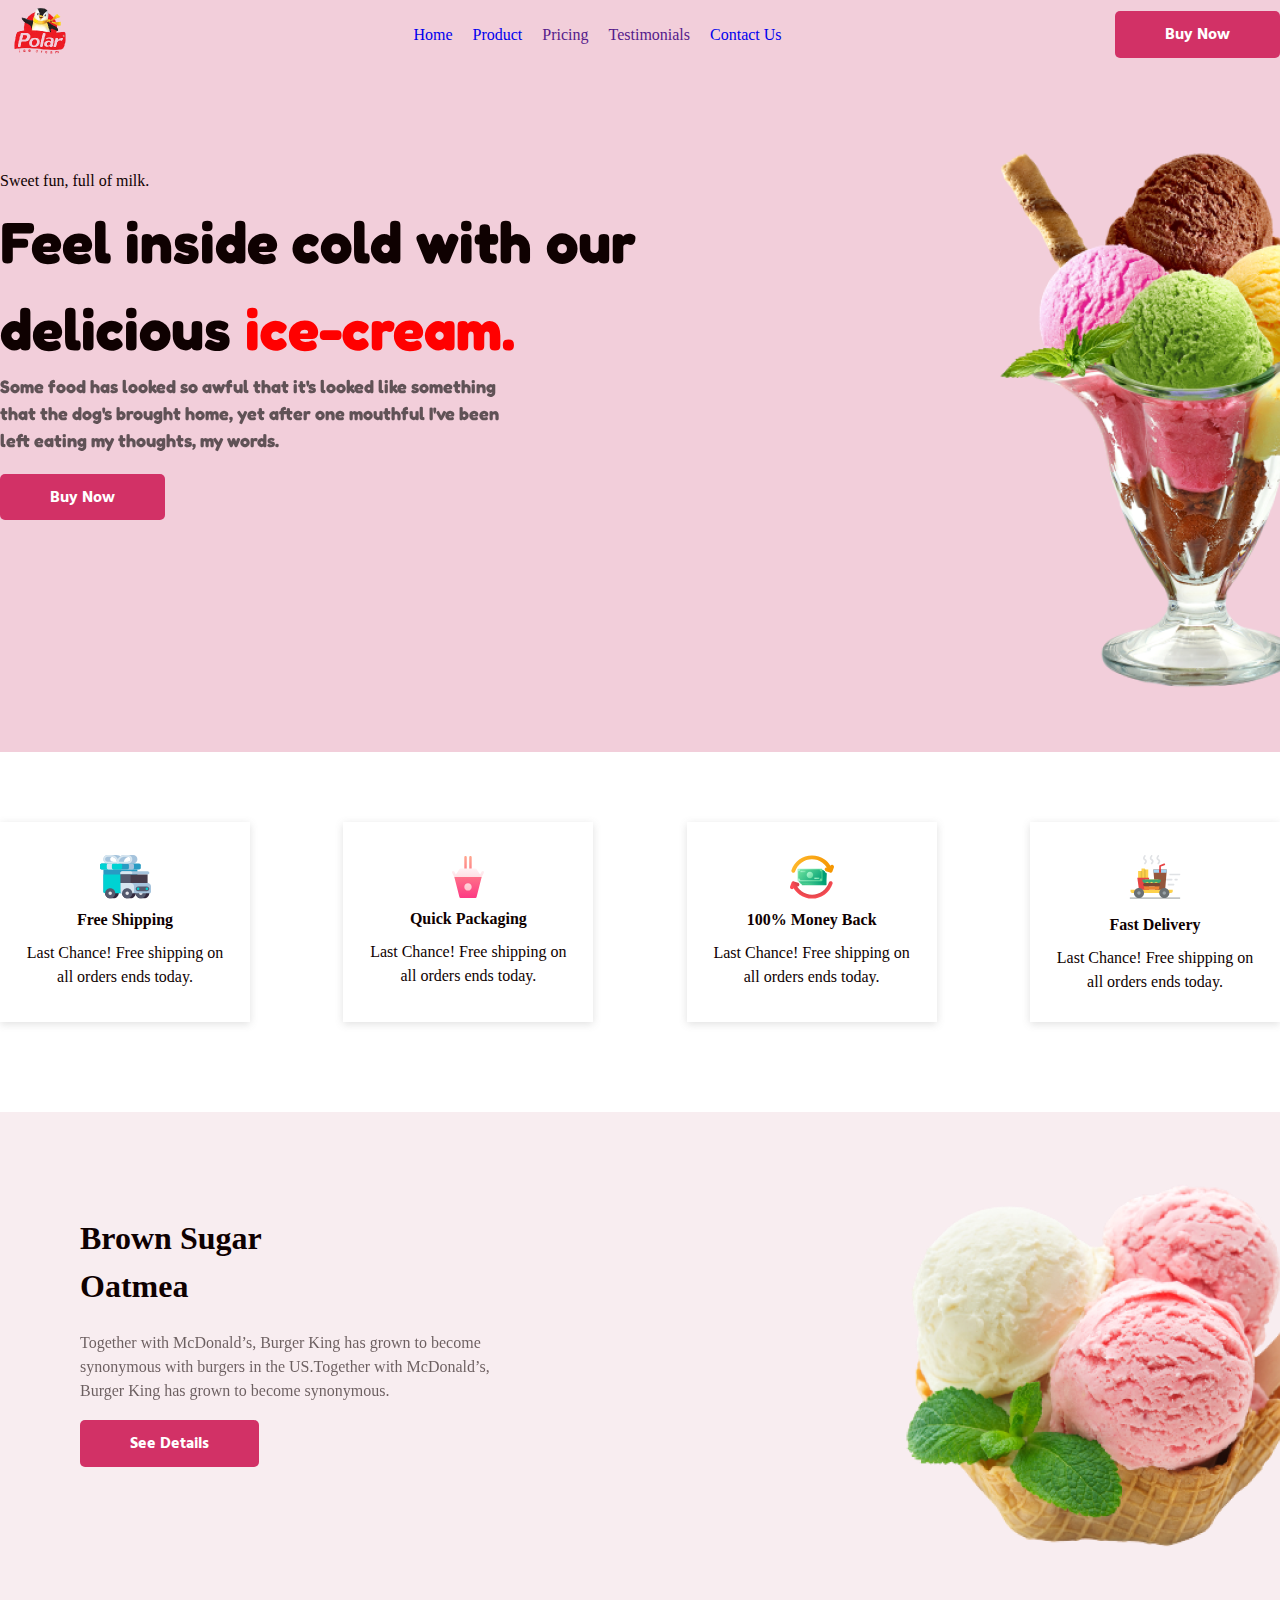
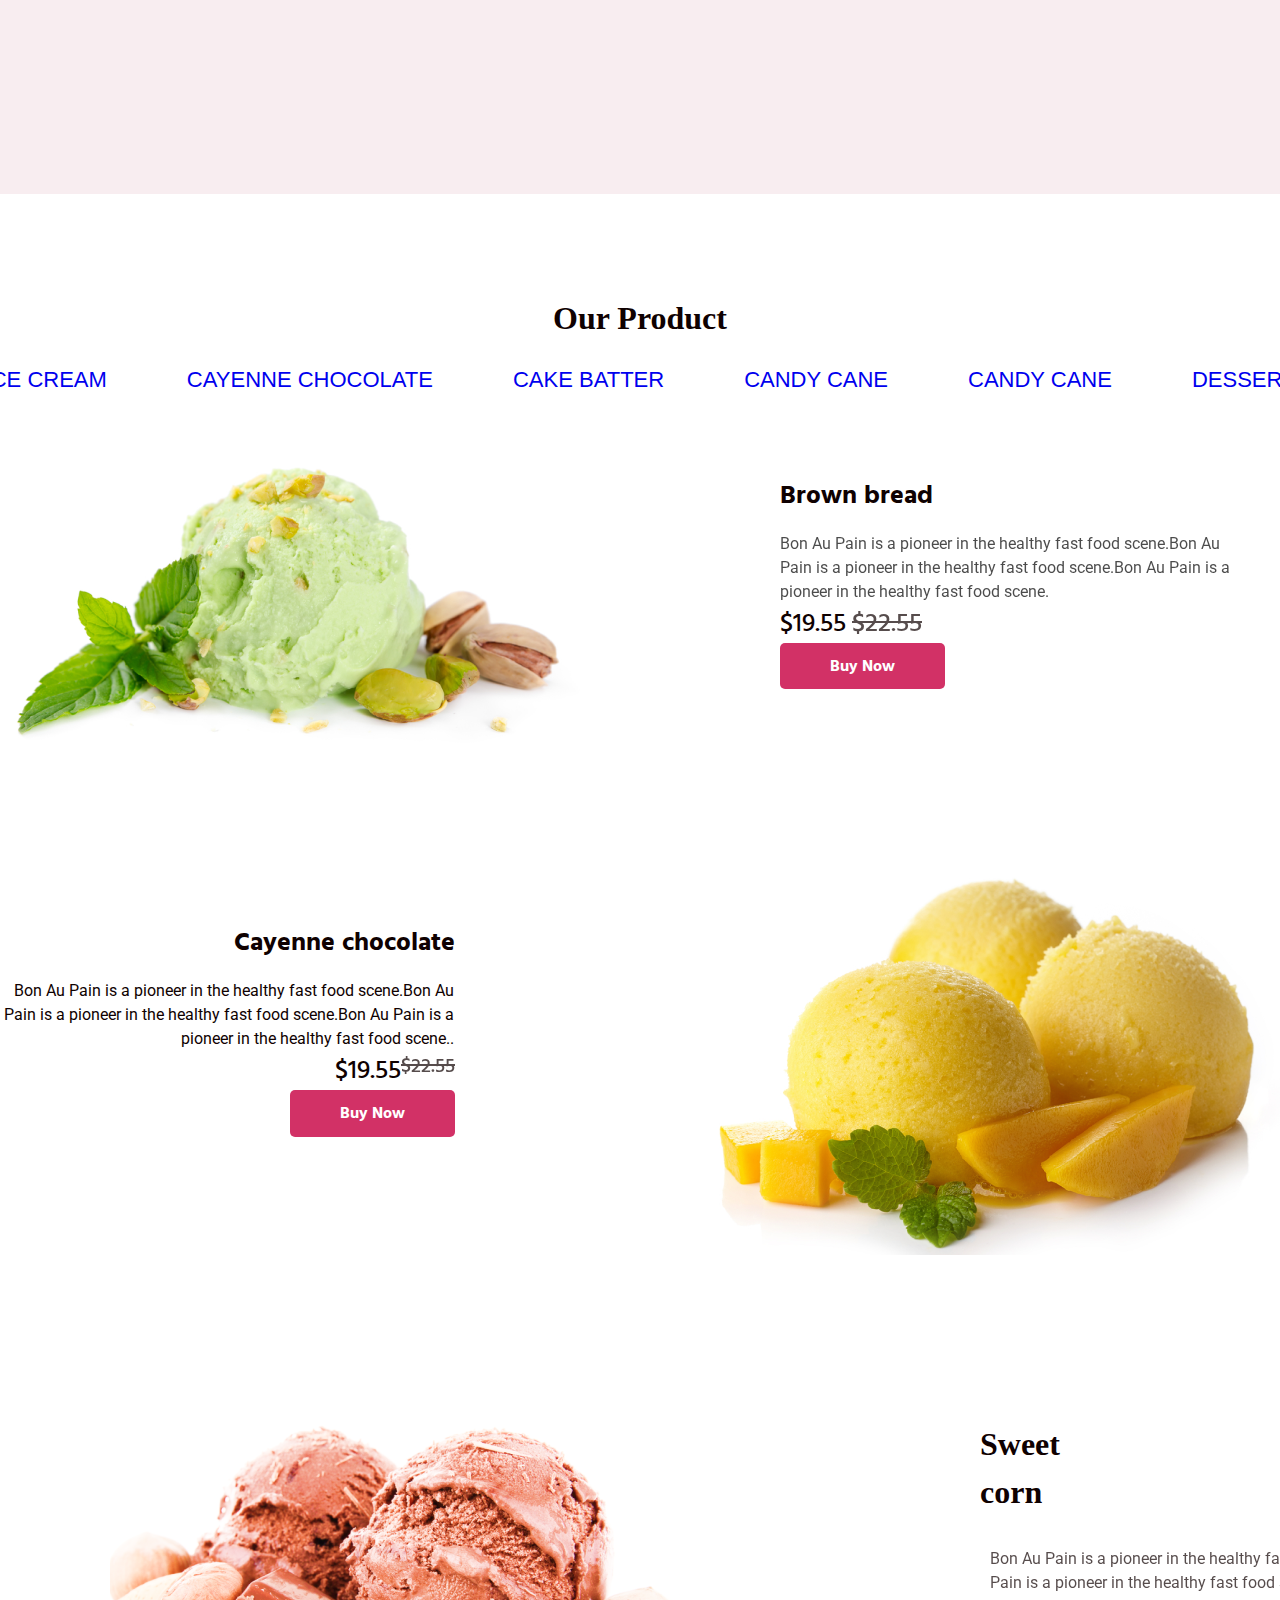
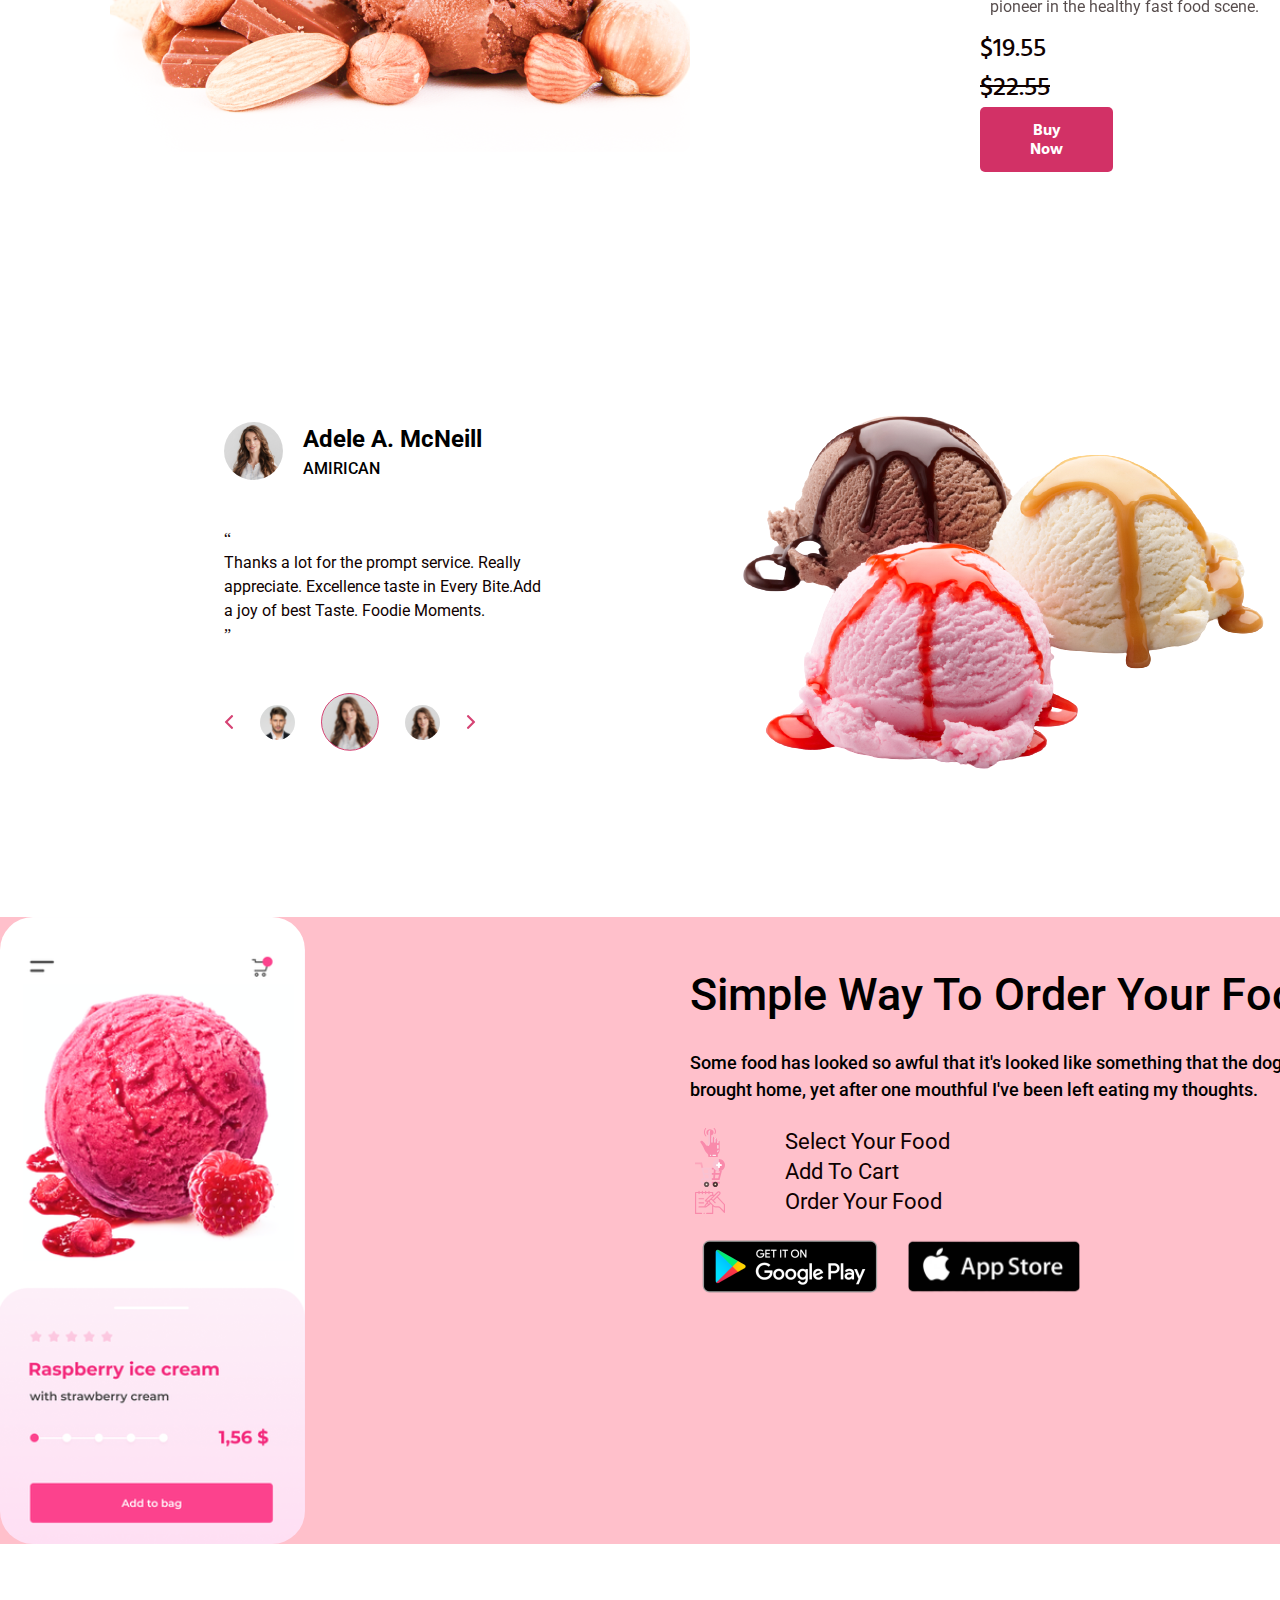
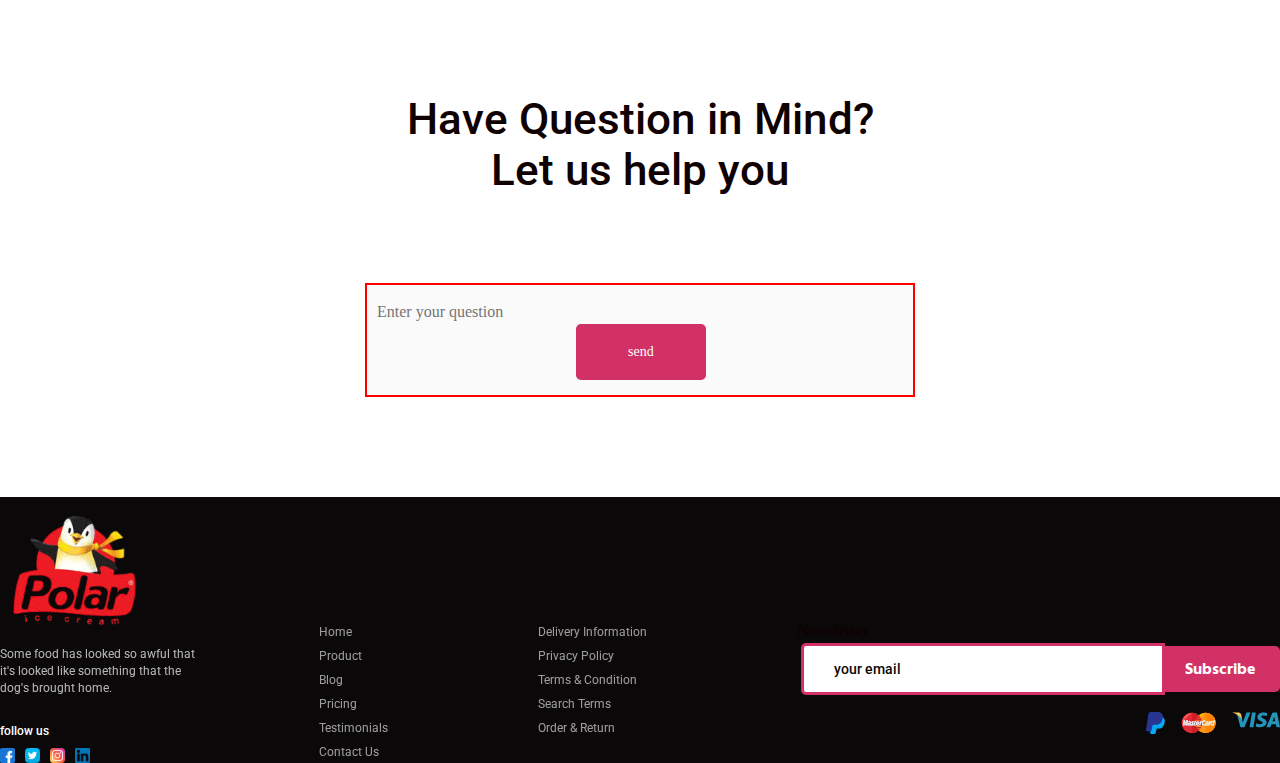
<file: index.html>
<!DOCTYPE html>
<html lang="en">

<head>
    <meta charset="UTF-8">
    <meta name="viewport" content="width=device-width, initial-scale=1.0">
    <!-- fonts -->
    <link rel="preconnect" href="https://fonts.googleapis.com">
    <link rel="preconnect" href="https://fonts.gstatic.com" crossorigin>
    <link
        href="https://fonts.googleapis.com/css2?family=Fredoka:wght@300..700&family=Poppins:ital,wght@0,100;0,200;0,300;0,400;0,500;0,600;0,700;0,800;0,900;1,100;1,200;1,300;1,400;1,500;1,600;1,700;1,800;1,900&family=Roboto:ital,wght@0,100;0,300;0,400;0,500;0,700;0,900;1,100;1,300;1,400;1,500;1,700;1,900&display=swap"
        rel="stylesheet">
    <link rel="preconnect" href="https://fonts.googleapis.com">
    <link rel="preconnect" href="https://fonts.gstatic.com" crossorigin>
    <link
        href="https://fonts.googleapis.com/css2?family=Fredoka:wght@300..700&family=Poppins:ital,wght@0,100;0,200;0,300;0,400;0,500;0,600;0,700;0,800;0,900;1,100;1,200;1,300;1,400;1,500;1,600;1,700;1,800;1,900&family=Roboto:ital,wght@0,100;0,300;0,400;0,500;0,700;0,900;1,100;1,300;1,400;1,500;1,700;1,900&display=swap"
        rel="stylesheet">
    <link rel="preconnect" href="https://fonts.googleapis.com">
    <link rel="preconnect" href="https://fonts.gstatic.com" crossorigin>
    <link
        href="https://fonts.googleapis.com/css2?family=Fredoka:wght@300..700&family=Hind+Madurai:wght@300;400;500;600;700&family=Poppins:ital,wght@0,100;0,200;0,300;0,400;0,500;0,600;0,700;0,800;0,900;1,100;1,200;1,300;1,400;1,500;1,600;1,700;1,800;1,900&family=Roboto:ital,wght@0,100;0,300;0,400;0,500;0,700;0,900;1,100;1,300;1,400;1,500;1,700;1,900&display=swap"
        rel="stylesheet">
    <!-- css -->
    <link rel="stylesheet" href="./css/main.css">
    <title>POLAR</title>
</head>

<body>
    <header class="header">
        <div class="container header__container">
            <a class="header__logo" href="#">
                <img class="header__logo-img" src="./images/icecrem.png" alt="">
            </a>
            <nav>
                <ul class="header__list">
                    <li><a href="#">Home</a></li>
                    <li class="header__lists"><a class="header__links" href="#list">Product</a></li>
                    <li class="header__lists"><a class="header__links" href="">Pricing</a></li>
                    <li class="header__lists"><a class="header__links" href="">Testimonials</a></li>
                    <li class="header__lists"><a class="header__links" href="#">Contact Us</a></li>
                </ul>
            </nav>
            <button class="header__button">Buy Now</button>
        </div>
    </header>
    <main>
        <section class="hero">
            <div class="container hero__container">
                <div class="hero__left">
                    <p class="hero__title">Sweet fun, full of milk.</p>
                    <h2 class="hero__text">Feel inside cold with our delicious <span class="hero__span">ice-cream.
                            </span< /h2>
                            <p class="hero__listss">Some food has looked so awful that it's looked like something that
                                the dog's brought home, yet after one mouthful I've been left eating my thoughts, my
                                words.</p>
                            <button class="hero__button">Buy Now</button>
                            <img class="hero__images" src="./images/morojna.png" alt="">

                </div>
            </div>
        </section>
        <section class="category">
            <div class="container category__container">
                <div class="category__box">
                    <div class="category__boxes">
                        <img class="category__icons" src="./images/icons/kamaz.svg" width="51" height="44" alt="icons">
                        <h4 class="category__title">Free Shipping</h4>
                        <p class="category__texts">Last Chance! Free shipping on all orders ends today.</p>
                    </div>
                    <div class="category__boxes">
                        <img class="category__icons" src="./images/icons/popkorn.svg" width="32" height="42"
                            alt="icons">
                        <h4 class="category__title">Quick Packaging</h4>
                        <p class="category__texts">Last Chance! Free shipping on all orders ends today.</p>
                    </div>
                    <div class="category__boxes">
                        <img class="category__icons" src="./images/icons/money.svg" width="44" height="44" alt="icons">
                        <h4 class="category__title">100% Money Back</h4>
                        <p class="category__texts">Last Chance! Free shipping on all orders ends today.</p>
                    </div>
                    <div class="category__boxes">
                        <img class="category__icons" src="./images/icons/fast-delivery 1.svg" width="54" height="54"
                            alt="icons">
                        <h4 class="category__title">Fast Delivery</h4>
                        <p class="category__texts">Last Chance! Free shipping on all orders ends today.</p>
                    </div>
                </div>
            </div>
        </section>
        <section class="different">
            <div class="container different__container">
                <div class="different__boxes">
                    <h1 class="different__title">Brown Sugar Oatmea</h1>
                    <p class="different__text">Together with McDonald’s, Burger King has grown to become synonymous with
                        burgers in the US.Together with McDonald’s, Burger King has grown to become synonymous.</p>
                    <button class="different__button">See Details</button>
                    <img class="different__images" src="./images/nWvlMBTo86-removebg-preview 1.png" alt="icons">
                </div>
            </div>
        </section>
        <section class="our">
            <div class="container our__container">
                <div class="our">
                    <h1 class="our__title">Our Product</h1>
                    <ul class="our__list">
                        <li class="our__lists link link--elara "><a class="our__links" href="#">ICE CREAM</a></li>
                        <li class="our__lists link link--elara "><a class="our__links" href="#">CAYENNE CHOCOLATE</a>
                        </li>
                        <li class="our__lists link link--elara "><a class="our__links" href="#">CAKE BATTER</a></li>
                        <li class="our__lists link link--elara "><a class="our__links" href="#">CANDY CANE</a></li>
                        <li class="our__lists link link--elara "><a class="our__links" href="#">CANDY CANE</a></li>
                        <li class="our__lists link link--elara "><a class="our__links" href="#">DESSERT</a></li>
                    </ul>
                </div>

            </div>
        </section>
        <section class="bred">
            <div class="container bred__container">
                <img class="bred__images" src="./images/icecrem-one.png" alt="images">
                <div class="bred__images-one">
                    <h1 class="bred__title">Brown bread</h1>
                    <p class="bred__text">Bon Au Pain is a pioneer in the healthy fast food scene.Bon Au Pain is a
                        pioneer in the healthy
                        fast food scene.Bon Au Pain is a pioneer in the healthy fast food scene.</p>
                    <h2 class="bred__list">$19.55 <strike class="bred__stike">$22.55</strike></h2>
                    <button class="bred__button">Buy Now</button>
                </div>
            </div>
        </section>
        <section class="line">
            <div class="container line__container">
                <img class="line__images" src="./images/Rectangle 78.png" alt="images">
                <div class="line__images-one">
                    <h1 class="line__title">Cayenne chocolate</h1>
                    <p class="line__text">Bon Au Pain is a pioneer in the healthy fast food scene.Bon Au Pain is a
                        pioneer in the healthy fast food scene.Bon Au Pain is a pioneer in the healthy fast food scene..
                    </p>
                    <h2 class="line__list">$19.55 <strike class="line__stike">$22.55</strike></h2>
                    <button class="line__button">Buy Now</button>
                </div>
        </section>
        <section id="list" class="list">
            <div class="container list__container">
                <img class="list__images" src="./images/musqaymoq.png" alt="images">
                <div class="list__images-one">
                    <h1 class="list__title">Sweet corn</h1>
                    <p class="list__text">Bon Au Pain is a pioneer in the healthy fast food scene.Bon Au Pain is a
                        pioneer in the healthy
                        fast food scene.Bon Au Pain is a pioneer in the healthy fast food scene.</p>
                    <h2 class="list__list">$19.55 <strike class="list__stike">$22.55</strike></h2>
                    <button class="list__button">Buy Now</button>
                </div>
            </div>
        </section>
        <section class="choco">
            <div class="container choco__container">
                <div class="images">
                    <img class="choco__images" src="./images/choca.png" alt="choco">
                </div>

            </div>
        </section>
        <section class="koko">
            <div class="container koko__container">
                <div class="koko__righ">
                    <div class="koko__righ-box">
                        <img class="koko__icons" src="./images/icons/koko.svg" alt="icons">
                        <div class="koko__righ-mini-box">
                            <h4 class="koko__title">Adele A. McNeill</h4>
                            <p class="koko__text">AMIRICAN</p>
                        </div>
                    </div>
                    <q class="koko__q">
                        <p class="koko__bottom">Thanks a lot for the prompt service. Really appreciate. Excellence taste
                            in Every Bite.Add a joy of best Taste. Foodie Moments.</p>
                    </q>
                    <div class="koko__top-righ">
                        <img class="koko__top-images" src="./images/icons/koko.bottom.svg" width="10" height="14"
                            alt="images">
                        <img class="koko__top-images" src="./images/icons/boy.svg" width="35" height="35" alt="images">
                        <img class="koko__top-images" src="./images/icons/sister.svg" width="58" height="58"
                            alt="images">
                        <img class="koko__top-images" src="./images/icons/devushka.svg" width="35" height="35"
                            alt="images">
                        <img class="koko__top-images" src="./images/icons/koko-left.svg" width="10" height="14"
                            alt="images">
                    </div>
                </div>

            </div>
        </section>
        <section class="simple">
            <div class="container simple__container">
                <h2 class="simple__title">
                    Simple Way To Order Your Food
                </h2>
                <p class="simple__text">
                    Some food has looked so awful that it's looked like something that the dog's brought home, yet after
                    one mouthful I've been left eating my thoughts.
                </p>
                <div class="simple__mid-boxes">
                    <div class="simple__mide-boxes">
                        <img class="simple__icons" src="./images/icons/barmoq.svg" width="30" height="30" alt="">
                        <p class="simple__icons-name">Select Your Food</p>
                    </div>
                    <div class="simple__mide-boxes">
                        <img class="simple__icons" src="./images/icons/karzinka.svg" width="30" height="30" alt="">
                        <p class="simple__icons-name">Add To Cart</p>
                    </div>
                    <div class="simple__mide-boxes">
                        <img class="simple__icons" src="./images/icons/spiska.svg" width="30" height="30" alt="">
                        <p class="simple__icons-name">Order Your Food</p>
                    </div>
                </div>
                <div class="simple__button">
                    <a href="https://play.google.com/store/games?hl=en&pli=1" target="_blank" rel="noopener noreferrer">
                        <img style="object-fit: contain;" src="./images/google play.png" width="200" height="87"
                            alt="google play">
                    </a>
                    <a href="https://www.apple.com/app-store/   " target="_blank" rel="noopener noreferrer">
                        <img style="object-fit: contain;" src="./images/app story.png" width="200" height="87"
                            alt="app story">
                    </a>
                </div>
            </div>
        </section>
        <section style="background-color: pink;" class="dokis">
            <div class="container dokis__container">
                <img style="display: flex; margin-top: -400px;" src="./images/icons/Mask Group (6).svg" alt="">
            </div>
        </section>
        <section class="text">
            <div class="container text__container">
                <div class="text__center">
                    <h2 class="text__title">Have Question in Mind? Let us help you</h2>
                    <div class="text__forma">
                        <input type="tel" id="phone" placeholder="Enter your question">
                        <input type="submit" name="submit" id="submit" value="send">
                    </div>
                </div>
            </div>
        </section>
    </main>
    <footer class="footer">
        <div class="container footer__container">
            <div class="footer__left-box">
                <a class="footer__logo-link" href="">
                    <img class="footer__logo-image" src="./images/icons/ice.svg" width="149" height="149" alt="logo">
                </a>
                <p class="footer__left-text">Some food has looked so awful that it's looked like something that the
                    dog's brought home.</p>
                <div class="footer__left-mini-box">
                    <h4 class="footer__left-title">follow us</h4>
                    <div class="footer__icons">
                        <img src="./images/icons/facebook 1 (1).svg" width="15" height="15" alt="icons">
                        <img src="./images/icons/twitter 1.svg" width="15" height="15" alt="icons">
                        <img src="./images/icons/instagram 1.svg" width="15" height="15" alt="icons">
                        <img src="./images/icons/linkedin 1.svg" width="15" height="15" alt="icons">
                    </div>
                </div>
            </div>
            <div class="footer__div">
                <ul class="footer__list">
                    <li class="footer__lists"><a class="footer__links" href="">Home</a></li>
                    <li class="footer__lists"><a class="footer__links" href="">Product</a></li>
                    <li class="footer__lists"><a class="footer__links" href="">Blog</a></li>
                    <li class="footer__lists"><a class="footer__links" href="">Pricing</a></li>
                    <li class="footer__lists"><a class="footer__links" href="">Testimonials</a></li>
                    <li class="footer__lists"><a class="footer__links" href="">Contact Us</a></li>
                </ul>
                <ul class="footer__list">
                    <li class="footer__lists"><a class="footer__links" href="">Delivery Information</a></li>
                    <li class="footer__lists"><a class="footer__links" href="">Privacy Policy</a></li>
                    <li class="footer__lists"><a class="footer__links" href="">Terms & Condition</a></li>
                    <li class="footer__lists"><a class="footer__links" href="">Search Terms</a></li>
                    <li class="footer__lists"><a class="footer__links" href="">Order & Return</a></li>
                </ul>
                <div class="footer__right">
                    <h4 class="footer__right-title">Newsletter</h4>
                    <form class="footer__form">
                        <div class="footer__form-box">
                        <input id="input" class="footer__right-input" type="text" required placeholder="your email">
                        <button class="footer__button">Subscribe</button>
                    </div>
                        <div class="footer__right-icons">
                            <img src="./images/icons/paypal.svg" width="19" height="22" alt="icons">
                            <img src="./images/icons/master-card.svg" width="35" height="21" alt="icons">
                            <img src="././images/icons/visa.svg" width="48" height="16" alt="icons">
                        </div>
                    </form>
                </div>
            </div>
        </div>
    </footer>
</body>

</html>
</file>
<file: css/main.css>
.container{width:100%;max-width:1266px;padding:0 0;margin:0 auto}.header{background-color:#f2ceda}.header__container{display:flex;flex-direction:row;justify-content:space-between;align-items:center}.header__list{display:flex;flex-direction:row;justify-content:center;align-items:center;gap:20px}.header__links{display:flex;flex-direction:row;justify-content:center;align-items:center}.header__button{padding:14px 50px;font-weight:700;font-size:16px;font-family:"Hind Madurai",sans-serif;background-color:#d23166;color:#fff;cursor:pointer;border-radius:5px;display:flex;justify-content:center;align-items:center;transition:300 ease all}.header__button:active{background:none;color:#d23166;transition:300 ease all}.hero{background-color:#f2ceda;padding-top:100px}.hero__left{display:flex;flex-direction:column;justify-content:center;align-items:flex-start}.hero__title{margin-bottom:6px}.hero__text{width:665px;font-family:"Fredoka",sans-serif;font-weight:bold;font-size:58px;margin-bottom:35px}.hero__span{color:red}.hero__listss{width:523px;opacity:60%;color:#000;font-size:18px;padding-bottom:20px}.hero__images{width:597px;display:flex;justify-content:end;margin-left:900px;margin-top:-400px}.hero__button{padding:14px 50px;font-weight:700;font-size:16px;font-family:"Hind Madurai",sans-serif;background-color:#d23166;color:#fff;cursor:pointer;border-radius:5px;display:flex;justify-content:center;align-items:center;transition:300 ease all}.hero__button:active{background:none;color:#d23166;transition:300 ease all}.category{margin-top:70px}.category__container{display:flex;flex-direction:row;justify-content:space-between;align-items:center}.category__box{display:flex;flex-direction:row;justify-content:space-between;align-items:center;width:100%;text-align:center}.category__boxes{display:flex;flex-direction:column;justify-content:center;align-items:center;width:200px;box-shadow:rgba(99,99,99,.2) 0px 2px 8px 0px;width:250px;height:200px}.category__title{padding:9px}.category__texts{width:200px}.different{background-color:#f8edf0;margin-top:90px}.different__boxes{padding:80px}.different__title{width:20%}.different__text{opacity:60%;width:442px;margin-bottom:17px}.different__button{padding:14px 50px;font-weight:700;font-size:16px;font-family:"Hind Madurai",sans-serif;background-color:#d23166;color:#fff;cursor:pointer;border-radius:5px;display:flex;justify-content:center;align-items:center;transition:300 ease all}.different__button:active{background:none;color:#d23166;transition:300 ease all}.different__images{display:flex;justify-content:end;align-items:center;margin-left:700px;margin-top:-420px;margin-bottom:10px}.our{margin-top:100px}.our__title{display:flex;flex-direction:column;justify-content:center;align-items:center;display:flex;flex-direction:column;justify-content:center;align-items:center}.our__list{display:flex;flex-direction:row;justify-content:center;align-items:center;gap:80px}.our__lists{font-family:"Roboto",sans-serif;display:flex;flex-direction:row;justify-content:center;align-items:center;gap:40px;color:#000;transition:300ms ease all}.our__lists:hover{opacity:.7;color:#000;transition:300ms ease all}.our .link{font-family:"Roboto",sans-serif;cursor:pointer;font-size:18px;position:relative;white-space:nowrap;color:var(--color-text)}.our .link::before,.our .link::after{position:absolute;width:100%;height:1px;background:currentColor;top:100%;left:0;pointer-events:none}.our .link::before{content:""}.our .link--elara{font-family:aktiv-grotesk-extended,sans-serif;font-size:1.375rem}.our .link--elara::before{color:#d23166;transform-origin:50% 100%;transition:transform .3s cubic-bezier(0.2, 1, 0.8, 1),-webkit-clip-path .3s;transition:clip-path .3s,transform .3s cubic-bezier(0.2, 1, 0.8, 1);transition:clip-path .3s,transform .3s cubic-bezier(0.2, 1, 0.8, 1),-webkit-clip-path .3s;-webkit-clip-path:polygon(0% 0%, 0% 100%, 0 100%, 0 0, 100% 0, 100% 100%, 0 100%, 0 100%, 100% 100%, 100% 0%);clip-path:polygon(0% 0%, 0% 100%, 0 100%, 0 0, 100% 0, 100% 100%, 0 100%, 0 100%, 100% 100%, 100% 0%)}.our .link--elara:hover::before{color:#d23166;transform:translate3d(0, 2px, 0) scale3d(1.08, 3, 1);-webkit-clip-path:polygon(0% 0%, 0% 100%, 50% 100%, 50% 0, 50% 0, 50% 100%, 50% 100%, 0 100%, 100% 100%, 100% 0%);clip-path:polygon(0% 0%, 0% 100%, 50% 100%, 50% 0, 50% 0, 50% 100%, 50% 100%, 0 100%, 100% 100%, 100% 0%)}.our .link--elara span{display:inline-block;transition:transform .3s cubic-bezier(0.2, 1, 0.8, 1)}.our .link--elara:hover span{color:#d23166;transform:translate3d(0, -2px, 0)}.bred__images-one{display:flex;flex-direction:column;justify-content:end;align-items:start;display:flex;flex-direction:column;justify-content:end;align-items:start;margin-left:780px;margin-top:-360px}.bred__title{font-family:"Hind Madurai",sans-serif;font-weight:700;font-size:26px}.bred__text{width:454px;font-family:"Roboto",sans-serif;font-weight:400;font-size:16px;line-height:24px;color:#000;opacity:70%}.bred__list{font-family:"Hind Madurai",sans-serif;font-weight:500;font-size:26px}.bred__stike{opacity:70%}.bred__button{padding:14px 50px;font-weight:700;font-size:16px;font-family:"Hind Madurai",sans-serif;background-color:#d23166;color:#fff;cursor:pointer;border-radius:5px;display:flex;justify-content:center;align-items:center;transition:300 ease all}.bred__button:active{background:none;color:#d23166;transition:300 ease all}.line{margin-top:151px}.line__container{display:flex;flex-direction:column;justify-content:end;align-items:start;display:flex;flex-direction:column;justify-content:end;align-items:start}.line__images{display:flex;justify-content:end;margin-left:700px}.line__images-one{margin-top:-350px}.line__title{display:flex;justify-content:end;font-family:"Hind Madurai",sans-serif;font-size:26px;font-weight:700}.line__text{width:454px;font-family:"Roboto",sans-serif;font-size:16px;font-weight:400;line-height:24px;text-align:right}.line__list{display:flex;justify-content:end;font-family:"Hind Madurai",sans-serif;font-size:26px;font-weight:500}.line__stike{font-family:"Hind Madurai",sans-serif;font-size:20px;font-weight:500;opacity:70%}.line__button{padding:14px 50px;font-weight:700;font-size:16px;font-family:"Hind Madurai",sans-serif;background-color:#d23166;color:#fff;cursor:pointer;border-radius:5px;display:flex;justify-content:center;align-items:center;transition:300 ease all;display:flex;flex-direction:row;justify-content:end;margin-left:290px}.line__button:active{background:none;color:#d23166;transition:300 ease all}.list{padding:200px}.list__images{margin-left:-90px}.list__images-one{display:flex;flex-direction:column;justify-content:end;align-items:start;display:flex;flex-direction:column;justify-content:end;align-items:start;margin-left:780px;margin-top:-360px}.list__text{width:454px;opacity:70%;font-family:"Roboto",sans-serif;font-size:16px;font-weight:400;margin:10px}.list__list{font-family:"Hind Madurai",sans-serif;font-size:26px;font-weight:500}.list__button{padding:14px 50px;font-weight:700;font-size:16px;font-family:"Hind Madurai",sans-serif;background-color:#d23166;color:#fff;cursor:pointer;border-radius:5px;display:flex;justify-content:center;align-items:center;transition:300 ease all}.list__button:active{background:none;color:#d23166;transition:300 ease all}.choco__container{display:flex;flex-direction:column;justify-content:end;align-items:center;display:flex;flex-direction:row;justify-content:end;align-items:center}.koko{margin-top:-400px;margin-left:224px}.koko__container{display:flex;flex-direction:row;justify-content:space-between;align-items:center}.koko__righ{display:flex;flex-direction:column;justify-content:center;align-items:flex-start}.koko__righ-box{display:flex;flex-direction:row;justify-content:center;align-items:center;margin-bottom:46px;gap:20px}.koko__righ-mini-box{display:flex;flex-direction:column;justify-content:center;align-items:flex-start}.koko__title{font-weight:700;font-family:"Roboto",sans-serif;font-size:24px;color:#000}.koko__text{font-weight:500;font-family:"Roboto",sans-serif;color:#000}.koko__bottom{width:322px;font-family:"Roboto",sans-serif;font-weight:400;line-height:24px}.koko__top-righ{display:flex;flex-direction:row;justify-content:center;align-items:center;margin-top:46px;gap:26px}.simple{margin-top:210px;margin-left:690px}.simple__container{display:flex;flex-direction:column;justify-content:center;align-items:flex-start}.simple__title{width:681px;font-family:"Roboto",sans-serif;font-weight:500;font-size:45px;color:#000;margin-bottom:20px}.simple__text{width:607px;font-family:"Roboto",sans-serif;font-weight:500;font-size:18px;color:#000;margin-bottom:20px}.simple__mid-boxes{margin:5px}.simple__icons-name{width:621px;font-family:"Roboto",sans-serif;font-size:22px;font-weight:400;margin-left:90px;margin-top:-40px}.text{margin-top:150px}.text__container{display:flex;flex-direction:column;justify-content:center;align-items:center;display:flex;flex-direction:column;justify-content:center;align-items:center}.text__center{display:flex;flex-direction:column;justify-content:center;align-items:center;display:flex;flex-direction:column;justify-content:center;align-items:center}.text__title{width:538px;font-family:"Roboto",sans-serif;font-size:44px;font-weight:500;line-height:51.56px;text-align:center}.text__forma{border:2px solid red;margin-top:86px;padding:15px 10px;background-color:#fafafa;width:550px}.text__forma #phone{background-color:rgba(0,0,0,0);border:rgba(0,0,0,0)}.text__forma #submit{border-radius:5px;background-color:#d23166;padding:20px 52px;font-weight:400;font-size:14px;color:#fff;margin-left:199px}.footer{margin-top:100px;background-color:#0a0808}.footer__container{display:flex;flex-direction:row;justify-content:space-between;align-items:end}.footer__left-box{display:flex;flex-direction:column;justify-content:center;align-items:flex-start}.footer__logo-image{vertical-align:middle;transition:200ms ease all;opacity:1}.footer__logo-image:active{transition:200ms ease all;opacity:.5}.footer__left-text{opacity:70%;width:207px;font-weight:400;font-size:12px;line-height:17px;font-family:"Roboto",sans-serif;color:#fff}.footer__left-mini-box{margin-top:25px;display:flex;flex-direction:column;justify-content:center;align-items:flex-start;gap:8px}.footer__left-title{font-family:"Roboto",sans-serif;font-weight:500;font-size:12px;color:#fff}.footer__icons{display:flex;flex-direction:row;justify-content:center;align-items:center;gap:10px}.footer__div{display:flex;flex-direction:row;justify-content:space-between;align-items:start;gap:150px}.footer__list{display:flex;flex-direction:column;justify-content:center;align-items:flex-start}.footer__links{font-family:"Roboto",sans-serif;font-weight:400;font-size:12px;line-height:15px;opacity:60%;color:#fff}.footer__links:hover{opacity:100%;color:#fff}.footer__form{display:flex;flex-direction:column;justify-content:center;align-items:flex-end}.footer__form-box{display:flex;flex-direction:row;justify-content:center;align-items:center}.footer__right-input{transform:translateX(4px);width:100% !important;background-color:#fff;border-radius:5px 0px 0px 5px;padding:15px 150px 15px 30px;outline:none;border:3px solid #d23166;font-weight:500;font-size:14px;font-family:"Roboto",sans-serif;color:#0a0808}.footer__button{padding:14px 24px !important;border-radius:0px 5px 5px 0px !important;padding:14px 50px;font-weight:700;font-size:16px;font-family:"Hind Madurai",sans-serif;background-color:#d23166;color:#fff;cursor:pointer;border-radius:5px;display:flex;justify-content:center;align-items:center;transition:300 ease all}.footer__button:active{background:none;color:#d23166;transition:300 ease all}.footer #input::-moz-placeholder{color:#0a0808;font-weight:500;font-size:14px;font-family:"Roboto",sans-serif}.footer #input::placeholder{color:#0a0808;font-weight:500;font-size:14px;font-family:"Roboto",sans-serif}.footer__right-icons{display:flex;flex-direction:row;justify-content:center;align-items:flex-start;gap:16px;margin-top:17px}::-moz-selection{background-color:#d23166;color:#fff}::selection{background-color:#d23166;color:#fff}*,*::before,*::after{border:0;margin:0;padding:0;box-sizing:border-box}h1,h2,h3,h4,h5,h6,p{margin:0;padding:0;font-size:inherit;font-family:inherit}ul,ol,li{margin:0;padding:0;list-style:none;list-style-type:none}a{margin:0;padding:0;text-decoration:none;display:inline-block}html{margin:0;padding:0;height:100%;box-sizing:border-box;scroll-behavior:smooth}body{margin:0;padding:0;min-width:120px;font-family:"Roboto","Fredoka" sans-serif;font-weight:400;font-style:normal;font-size:16px;height:100%;line-height:1.5;background-color:#fff;color:#0f0101;overflow-x:hidden}.container{width:100%;max-width:1366px;padding:0 0px;margin:0 auto}.visually-hidden{position:absolute;width:1px;height:1px;margin:-1px;border:0;padding:0;clip:rect(0 0 0 0);overflow:hidden;border-radius:20px}/*! normalize.css v8.0.1 | MIT License | github.com/necolas/normalize.css */html{line-height:1.15;-webkit-text-size-adjust:100%}body{margin:0}main{display:block}h1{font-size:2em;margin:.67em 0}hr{box-sizing:content-box;height:0;overflow:visible}pre{font-family:monospace,monospace;font-size:1em}a{background-color:rgba(0,0,0,0)}abbr[title]{border-bottom:none;text-decoration:underline;-webkit-text-decoration:underline dotted;text-decoration:underline dotted}b,strong{font-weight:bolder}code,kbd,samp{font-family:monospace,monospace;font-size:1em}small{font-size:80%}sub,sup{font-size:75%;line-height:0;position:relative;vertical-align:baseline}sub{bottom:-0.25em}sup{top:-0.5em}img{border-style:none}button,input,optgroup,select,textarea{font-family:inherit;font-size:100%;line-height:1.15;margin:0}button,input{overflow:visible}button,select{text-transform:none}button,[type=button],[type=reset],[type=submit]{-webkit-appearance:button}button::-moz-focus-inner,[type=button]::-moz-focus-inner,[type=reset]::-moz-focus-inner,[type=submit]::-moz-focus-inner{border-style:none;padding:0}button:-moz-focusring,[type=button]:-moz-focusring,[type=reset]:-moz-focusring,[type=submit]:-moz-focusring{outline:1px dotted ButtonText}fieldset{padding:.35em .75em .625em}legend{box-sizing:border-box;color:inherit;display:table;max-width:100%;padding:0;white-space:normal}progress{vertical-align:baseline}textarea{overflow:auto}[type=checkbox],[type=radio]{box-sizing:border-box;padding:0}[type=number]::-webkit-inner-spin-button,[type=number]::-webkit-outer-spin-button{height:auto}[type=search]{-webkit-appearance:textfield;outline-offset:-2px}[type=search]::-webkit-search-decoration{-webkit-appearance:none}::-webkit-file-upload-button{-webkit-appearance:button;font:inherit}details{display:block}summary{display:list-item}template{display:none}[hidden]{display:none}.fredoka{font-family:"Fredoka",sans-serif}.roboto-thin{font-family:"Roboto",sans-serif;font-weight:100;font-style:normal}.roboto-light{font-family:"Roboto",sans-serif;font-weight:300;font-style:normal}.roboto-regular{font-family:"Roboto",sans-serif;font-weight:400;font-style:normal}.roboto-medium{font-family:"Roboto",sans-serif;font-weight:500;font-style:normal}.roboto-bold{font-family:"Roboto",sans-serif;font-weight:700;font-style:normal}.roboto-black{font-family:"Roboto",sans-serif;font-weight:900;font-style:normal}.roboto-thin-italic{font-family:"Roboto",sans-serif;font-weight:100;font-style:italic}.roboto-light-italic{font-family:"Roboto",sans-serif;font-weight:300;font-style:italic}.roboto-regular-italic{font-family:"Roboto",sans-serif;font-weight:400;font-style:italic}.roboto-medium-italic{font-family:"Roboto",sans-serif;font-weight:500;font-style:italic}.roboto-bold-italic{font-family:"Roboto",sans-serif;font-weight:700;font-style:italic}.roboto-black-italic{font-family:"Roboto",sans-serif;font-weight:900;font-style:italic}.hind-madurai-light{font-family:"Hind Madurai",sans-serif;font-weight:300;font-style:normal}.hind-madurai-regular{font-family:"Hind Madurai",sans-serif;font-weight:400;font-style:normal}.hind-madurai-medium{font-family:"Hind Madurai",sans-serif;font-weight:500;font-style:normal}.hind-madurai-semibold{font-family:"Hind Madurai",sans-serif;font-weight:600;font-style:normal}.hind-madurai-bold{font-family:"Hind Madurai",sans-serif;font-weight:700;font-style:normal}/*# sourceMappingURL=main.css.map */
</file>
